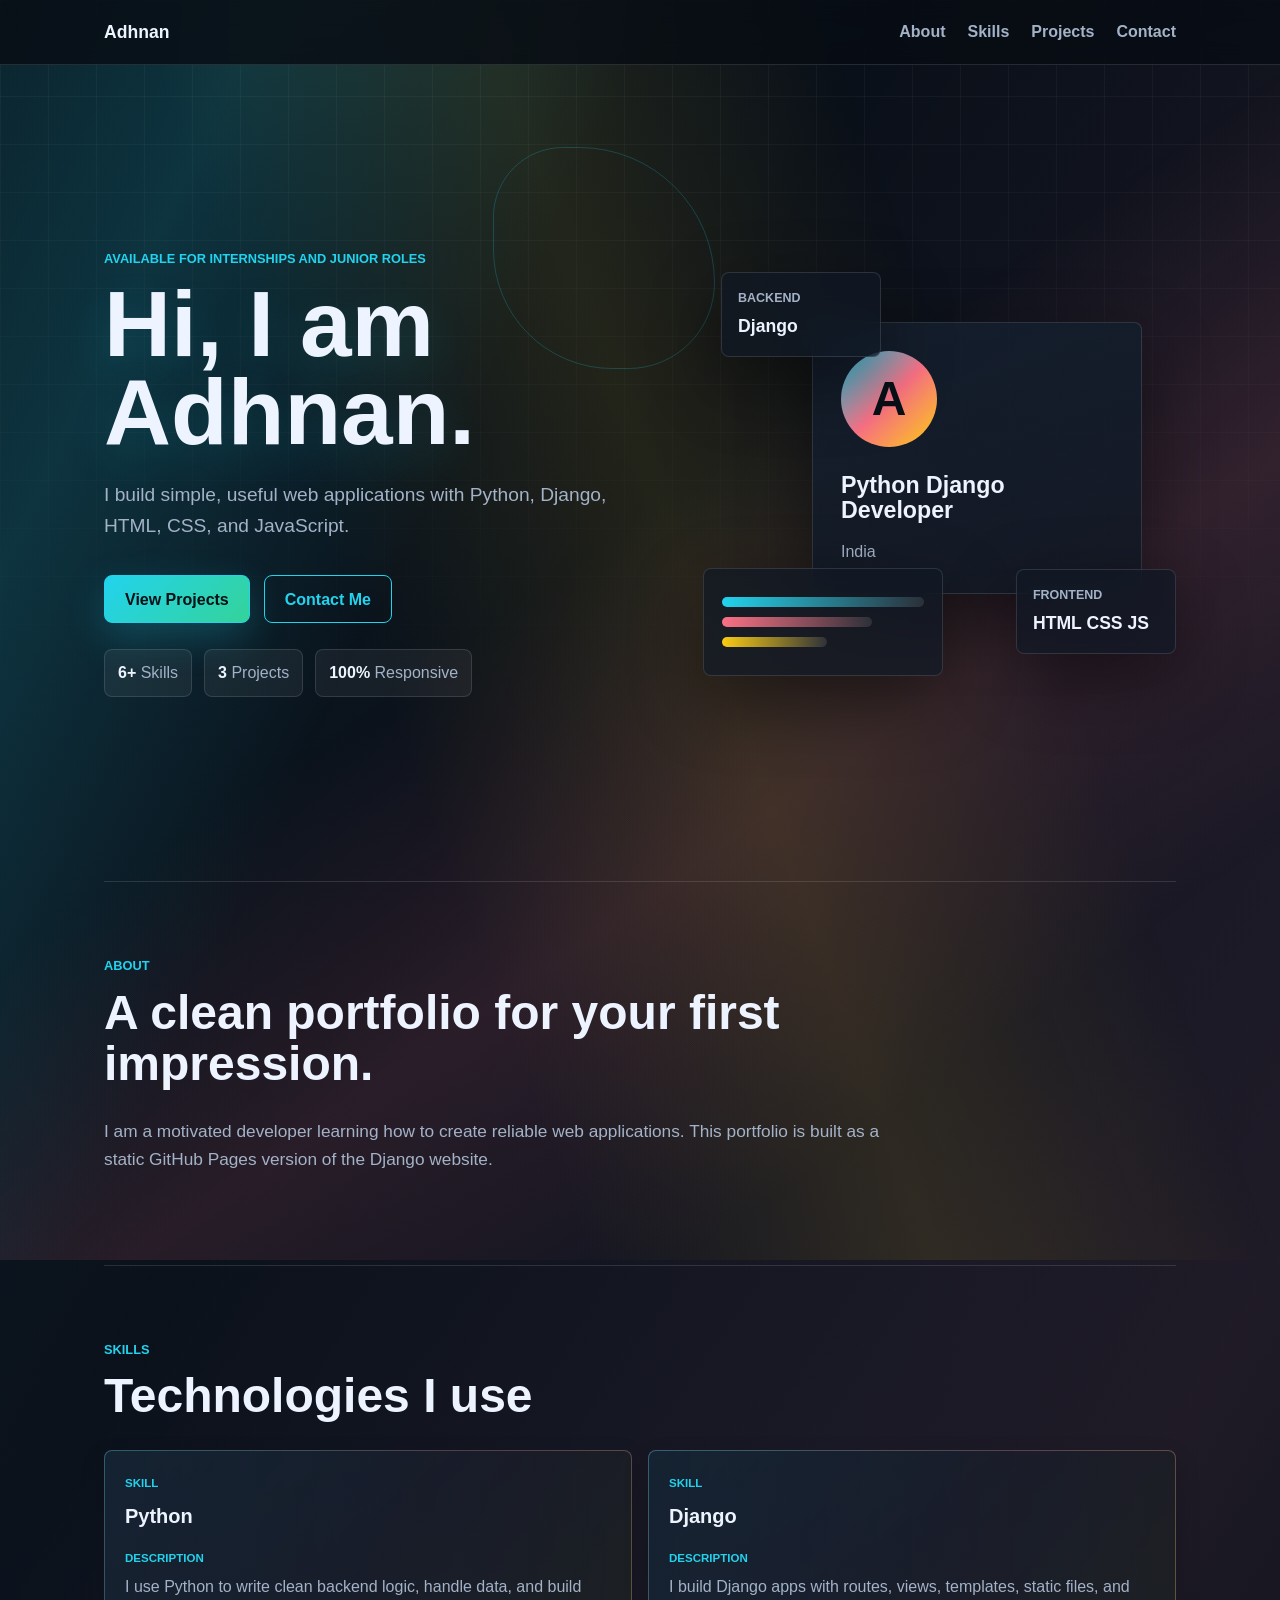
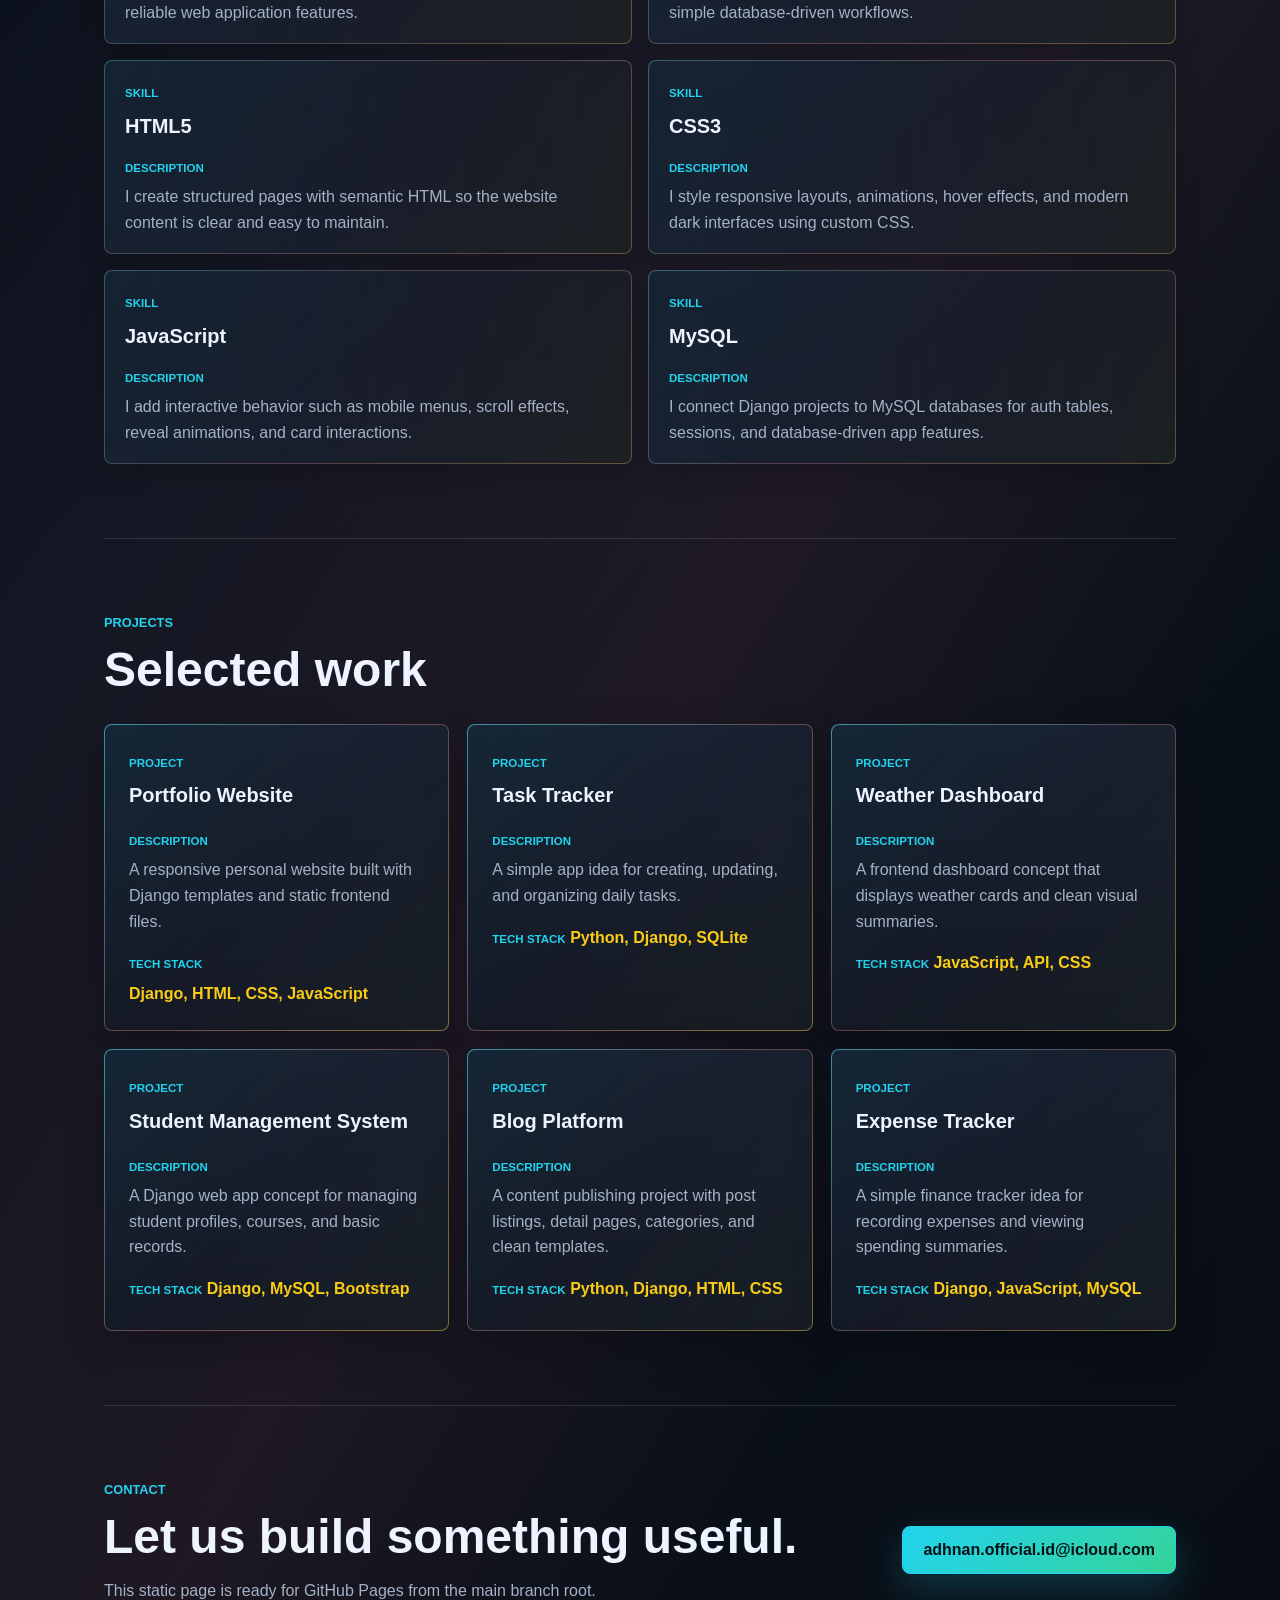
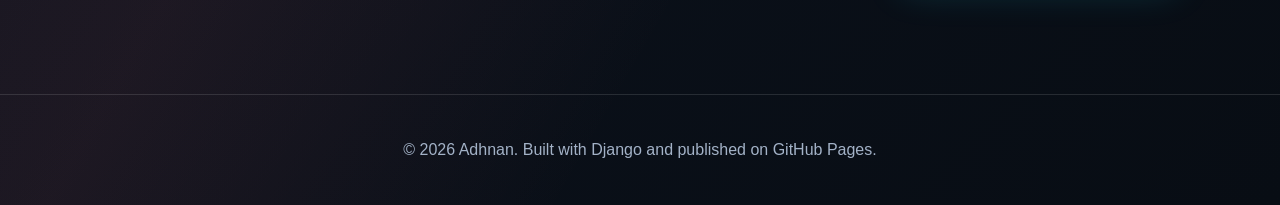
<file: index.html>
<!DOCTYPE html>
<html lang="en">
<head>
    <meta charset="UTF-8">
    <meta name="viewport" content="width=device-width, initial-scale=1.0">
    <title>Adhnan | Portfolio</title>
    <link rel="stylesheet" href="static/css/style.css">
</head>
<body>
    <div class="animated-bg" aria-hidden="true"></div>
    <header class="site-header">
        <nav class="nav">
            <a class="brand" href="#home">Adhnan</a>
            <button class="menu-button" type="button" aria-label="Toggle menu">
                <span></span>
                <span></span>
                <span></span>
            </button>
            <div class="nav-links">
                <a href="#about">About</a>
                <a href="#skills">Skills</a>
                <a href="#projects">Projects</a>
                <a href="#contact">Contact</a>
            </div>
        </nav>
    </header>

    <main>
        <section class="hero" id="home">
            <div class="hero-content reveal">
                <p class="eyebrow">Available for internships and junior roles</p>
                <h1>Hi, I am Adhnan.</h1>
                <p class="hero-text">
                    I build simple, useful web applications with Python, Django,
                    HTML, CSS, and JavaScript.
                </p>
                <div class="hero-actions">
                    <a class="button primary" href="#projects">View Projects</a>
                    <a class="button secondary" href="#contact">Contact Me</a>
                </div>
                <div class="hero-stats" aria-label="Portfolio highlights">
                    <span><strong>6+</strong> Skills</span>
                    <span><strong>3</strong> Projects</span>
                    <span><strong>100%</strong> Responsive</span>
                </div>
            </div>
            <div class="hero-visual reveal" aria-label="Profile summary">
                <div class="profile-panel tilt-card">
                    <div class="avatar">A</div>
                    <h2>Python Django Developer</h2>
                    <p>India</p>
                </div>
                <div class="floating-card card-one">
                    <span class="card-label">Backend</span>
                    <strong>Django</strong>
                </div>
                <div class="floating-card card-two">
                    <span class="card-label">Frontend</span>
                    <strong>HTML CSS JS</strong>
                </div>
                <div class="code-window" aria-hidden="true">
                    <span></span>
                    <span></span>
                    <span></span>
                </div>
            </div>
        </section>

        <section class="section reveal" id="about">
            <div class="section-heading">
                <p class="eyebrow">About</p>
                <h2>A clean portfolio for your first impression.</h2>
            </div>
            <p class="about-text">
                I am a motivated developer learning how to create reliable web
                applications. This portfolio is built as a static GitHub Pages
                version of the Django website.
            </p>
        </section>

        <section class="section reveal" id="skills">
            <div class="section-heading">
                <p class="eyebrow">Skills</p>
                <h2>Technologies I use</h2>
            </div>
            <div class="skill-list">
                <article class="skill-card reveal-item">
                    <span class="box-label">Skill</span>
                    <h3>Python</h3>
                    <span class="box-label">Description</span>
                    <p>I use Python to write clean backend logic, handle data, and build reliable web application features.</p>
                </article>
                <article class="skill-card reveal-item">
                    <span class="box-label">Skill</span>
                    <h3>Django</h3>
                    <span class="box-label">Description</span>
                    <p>I build Django apps with routes, views, templates, static files, and simple database-driven workflows.</p>
                </article>
                <article class="skill-card reveal-item">
                    <span class="box-label">Skill</span>
                    <h3>HTML5</h3>
                    <span class="box-label">Description</span>
                    <p>I create structured pages with semantic HTML so the website content is clear and easy to maintain.</p>
                </article>
                <article class="skill-card reveal-item">
                    <span class="box-label">Skill</span>
                    <h3>CSS3</h3>
                    <span class="box-label">Description</span>
                    <p>I style responsive layouts, animations, hover effects, and modern dark interfaces using custom CSS.</p>
                </article>
                <article class="skill-card reveal-item">
                    <span class="box-label">Skill</span>
                    <h3>JavaScript</h3>
                    <span class="box-label">Description</span>
                    <p>I add interactive behavior such as mobile menus, scroll effects, reveal animations, and card interactions.</p>
                </article>
                <article class="skill-card reveal-item">
                    <span class="box-label">Skill</span>
                    <h3>MySQL</h3>
                    <span class="box-label">Description</span>
                    <p>I connect Django projects to MySQL databases for auth tables, sessions, and database-driven app features.</p>
                </article>
            </div>
        </section>

        <section class="section reveal" id="projects">
            <div class="section-heading">
                <p class="eyebrow">Projects</p>
                <h2>Selected work</h2>
            </div>
            <div class="project-grid">
                <article class="project-card reveal-item tilt-card">
                    <span class="box-label">Project</span>
                    <h3>Portfolio Website</h3>
                    <span class="box-label">Description</span>
                    <p>A responsive personal website built with Django templates and static frontend files.</p>
                    <span class="box-label">Tech Stack</span>
                    <strong class="tech-stack">Django, HTML, CSS, JavaScript</strong>
                </article>
                <article class="project-card reveal-item tilt-card">
                    <span class="box-label">Project</span>
                    <h3>Task Tracker</h3>
                    <span class="box-label">Description</span>
                    <p>A simple app idea for creating, updating, and organizing daily tasks.</p>
                    <span class="box-label">Tech Stack</span>
                    <strong class="tech-stack">Python, Django, SQLite</strong>
                </article>
                <article class="project-card reveal-item tilt-card">
                    <span class="box-label">Project</span>
                    <h3>Weather Dashboard</h3>
                    <span class="box-label">Description</span>
                    <p>A frontend dashboard concept that displays weather cards and clean visual summaries.</p>
                    <span class="box-label">Tech Stack</span>
                    <strong class="tech-stack">JavaScript, API, CSS</strong>
                </article>
                <article class="project-card reveal-item tilt-card">
                    <span class="box-label">Project</span>
                    <h3>Student Management System</h3>
                    <span class="box-label">Description</span>
                    <p>A Django web app concept for managing student profiles, courses, and basic records.</p>
                    <span class="box-label">Tech Stack</span>
                    <strong class="tech-stack">Django, MySQL, Bootstrap</strong>
                </article>
                <article class="project-card reveal-item tilt-card">
                    <span class="box-label">Project</span>
                    <h3>Blog Platform</h3>
                    <span class="box-label">Description</span>
                    <p>A content publishing project with post listings, detail pages, categories, and clean templates.</p>
                    <span class="box-label">Tech Stack</span>
                    <strong class="tech-stack">Python, Django, HTML, CSS</strong>
                </article>
                <article class="project-card reveal-item tilt-card">
                    <span class="box-label">Project</span>
                    <h3>Expense Tracker</h3>
                    <span class="box-label">Description</span>
                    <p>A simple finance tracker idea for recording expenses and viewing spending summaries.</p>
                    <span class="box-label">Tech Stack</span>
                    <strong class="tech-stack">Django, JavaScript, MySQL</strong>
                </article>
            </div>
        </section>

        <section class="section contact-section reveal" id="contact">
            <div>
                <p class="eyebrow">Contact</p>
                <h2>Let us build something useful.</h2>
                <p>This static page is ready for GitHub Pages from the main branch root.</p>
            </div>
            <a class="button primary" href="mailto:adhnan.official.id@icloud.com">adhnan.official.id@icloud.com</a>
        </section>
    </main>

    <footer class="footer">
        <p>&copy; 2026 Adhnan. Built with Django and published on GitHub Pages.</p>
    </footer>

    <script src="static/js/script.js"></script>
</body>
</html>
</file>
<file: static/css/style.css>
:root {
    --background: #080d14;
    --surface: #101824;
    --surface-strong: #151f2e;
    --ink: #edf4ff;
    --muted: #a3b2c7;
    --accent: #22d3ee;
    --accent-dark: #06b6d4;
    --pink: #fb7185;
    --gold: #facc15;
    --green: #34d399;
    --line: rgba(255, 255, 255, 0.12);
    --shadow: 0 24px 70px rgba(0, 0, 0, 0.42);
}

* {
    box-sizing: border-box;
}

html {
    scroll-behavior: smooth;
}

body {
    margin: 0;
    background:
        linear-gradient(120deg, rgba(34, 211, 238, 0.08), transparent 28%, rgba(251, 113, 133, 0.08) 62%, transparent 78%),
        linear-gradient(135deg, #080d14 0%, #0d1420 48%, #080d14 100%);
    color: var(--ink);
    font-family: Arial, Helvetica, sans-serif;
    line-height: 1.6;
    overflow-x: hidden;
}

body::before {
    position: fixed;
    inset: 0;
    z-index: -2;
    background-image:
        linear-gradient(rgba(255, 255, 255, 0.045) 1px, transparent 1px),
        linear-gradient(90deg, rgba(255, 255, 255, 0.045) 1px, transparent 1px);
    background-size: 48px 48px;
    content: "";
    mask-image: linear-gradient(to bottom, black, transparent 86%);
}

.animated-bg {
    position: fixed;
    inset: -40%;
    z-index: -3;
    background:
        linear-gradient(115deg, transparent 18%, rgba(34, 211, 238, 0.15), transparent 44%),
        linear-gradient(70deg, transparent 38%, rgba(250, 204, 21, 0.1), transparent 62%),
        linear-gradient(145deg, transparent 52%, rgba(251, 113, 133, 0.12), transparent 76%);
    animation: backgroundFlow 14s ease-in-out infinite alternate;
}

a {
    color: inherit;
    text-decoration: none;
}

.site-header {
    position: sticky;
    top: 0;
    z-index: 10;
    border-bottom: 1px solid var(--line);
    background: rgba(8, 13, 20, 0.82);
    backdrop-filter: blur(12px);
}

.nav {
    display: flex;
    align-items: center;
    justify-content: space-between;
    max-width: 1120px;
    margin: 0 auto;
    padding: 18px 24px;
}

.brand {
    font-size: 1.1rem;
    font-weight: 800;
    color: var(--ink);
}

.nav-links {
    display: flex;
    gap: 22px;
    color: var(--muted);
    font-weight: 700;
}

.nav-links a:hover {
    color: var(--accent);
}

.nav-links a,
.logout-form button {
    position: relative;
}

.nav-links a::after,
.logout-form button::after {
    position: absolute;
    right: 0;
    bottom: -7px;
    left: 0;
    height: 2px;
    background: linear-gradient(90deg, var(--accent), var(--pink));
    content: "";
    transform: scaleX(0);
    transform-origin: left;
    transition: transform 220ms ease;
}

.nav-links a:hover::after,
.logout-form button:hover::after {
    transform: scaleX(1);
}

.logout-form {
    margin: 0;
}

.logout-form button {
    border: 0;
    padding: 0;
    background: transparent;
    color: var(--muted);
    cursor: pointer;
    font: inherit;
    font-weight: 700;
}

.logout-form button:hover {
    color: var(--accent);
}

.menu-button {
    display: none;
    width: 42px;
    height: 42px;
    border: 1px solid var(--line);
    border-radius: 8px;
    background: rgba(255, 255, 255, 0.06);
    cursor: pointer;
}

.menu-button span {
    display: block;
    width: 18px;
    height: 2px;
    margin: 4px auto;
    background: var(--ink);
}

main {
    max-width: 1120px;
    margin: 0 auto;
    padding: 0 24px;
}

.hero {
    display: grid;
    grid-template-columns: minmax(0, 1.08fr) minmax(320px, 0.92fr);
    align-items: center;
    min-height: calc(100vh - 84px);
    gap: 44px;
    padding: 72px 0;
    position: relative;
}

.hero::before {
    position: absolute;
    inset: 10% 43% auto auto;
    width: 220px;
    height: 220px;
    border: 1px solid rgba(34, 211, 238, 0.22);
    border-radius: 34% 66% 42% 58%;
    content: "";
    animation: float 7s ease-in-out infinite;
    pointer-events: none;
}

.eyebrow {
    margin: 0 0 10px;
    color: var(--accent);
    font-size: 0.8rem;
    font-weight: 800;
    letter-spacing: 0;
    text-transform: uppercase;
}

h1,
h2,
h3,
p {
    overflow-wrap: anywhere;
}

h1 {
    max-width: 780px;
    margin: 0;
    font-size: clamp(2.6rem, 8vw, 5.8rem);
    line-height: 0.95;
    text-shadow: 0 16px 48px rgba(34, 211, 238, 0.16);
    animation: titleEnter 900ms cubic-bezier(0.16, 1, 0.3, 1) both;
}

h2 {
    margin: 0;
    font-size: clamp(1.8rem, 4vw, 3rem);
    line-height: 1.08;
}

h3 {
    margin: 0 0 16px;
    font-size: 1.25rem;
}

.hero-text {
    max-width: 620px;
    margin: 24px 0 0;
    color: var(--muted);
    font-size: 1.2rem;
}

.hero-actions {
    display: flex;
    flex-wrap: wrap;
    gap: 14px;
    margin-top: 34px;
}

.hero-stats {
    display: flex;
    flex-wrap: wrap;
    gap: 12px;
    margin-top: 26px;
}

.hero-stats span {
    padding: 10px 13px;
    border: 1px solid var(--line);
    border-radius: 8px;
    background: rgba(255, 255, 255, 0.055);
    color: var(--muted);
}

.hero-stats strong {
    color: var(--ink);
}

.message-list {
    display: grid;
    gap: 10px;
    max-width: 520px;
    margin-top: 22px;
}

.message {
    margin: 0;
    padding: 12px 14px;
    border: 1px solid rgba(52, 211, 153, 0.42);
    border-radius: 8px;
    background: rgba(52, 211, 153, 0.1);
    color: var(--ink);
}

.button {
    display: inline-flex;
    align-items: center;
    justify-content: center;
    min-height: 48px;
    padding: 0 20px;
    border: 1px solid var(--accent);
    border-radius: 8px;
    font-weight: 800;
    transition: transform 180ms ease, border-color 180ms ease, background 180ms ease, box-shadow 180ms ease;
    position: relative;
    overflow: hidden;
}

.button::before {
    position: absolute;
    inset: 0;
    background: linear-gradient(110deg, transparent, rgba(255, 255, 255, 0.22), transparent);
    content: "";
    transform: translateX(-120%);
    transition: transform 480ms ease;
}

.button:hover::before {
    transform: translateX(120%);
}

.button.primary {
    background: linear-gradient(135deg, var(--accent), var(--green));
    color: #061015;
    box-shadow: 0 14px 38px rgba(34, 211, 238, 0.22);
}

.button.primary:hover {
    background: var(--accent-dark);
    transform: translateY(-2px);
}

.button.secondary {
    background: transparent;
    color: var(--accent);
}

.button.secondary:hover {
    border-color: var(--gold);
    color: var(--gold);
    transform: translateY(-2px);
}

.profile-panel {
    position: relative;
    overflow: hidden;
    padding: 28px;
    border: 1px solid var(--line);
    border-radius: 8px;
    background: linear-gradient(160deg, rgba(21, 31, 46, 0.94), rgba(16, 24, 36, 0.82));
    box-shadow: var(--shadow);
    animation: panelFloat 5.5s ease-in-out infinite;
    transform-style: preserve-3d;
}

.profile-panel::after {
    position: absolute;
    inset: 0;
    background: linear-gradient(120deg, transparent 0%, rgba(255, 255, 255, 0.08) 45%, transparent 70%);
    content: "";
    transform: translateX(-100%);
    animation: shine 5s ease-in-out infinite;
}

.avatar {
    display: grid;
    width: 96px;
    height: 96px;
    place-items: center;
    margin-bottom: 26px;
    border-radius: 50%;
    background: linear-gradient(135deg, var(--accent), var(--pink), var(--gold));
    color: #071018;
    font-size: 3rem;
    font-weight: 800;
}

.hero-visual {
    position: relative;
    min-height: 430px;
    perspective: 1000px;
}

.hero-visual .profile-panel {
    position: absolute;
    inset: 64px 34px auto auto;
    width: min(330px, 90%);
}

.floating-card,
.code-window {
    position: absolute;
    border: 1px solid var(--line);
    border-radius: 8px;
    background: rgba(16, 24, 36, 0.72);
    box-shadow: var(--shadow);
    backdrop-filter: blur(16px);
}

.floating-card {
    display: grid;
    gap: 3px;
    min-width: 160px;
    padding: 16px;
    animation: floatCard 6s ease-in-out infinite;
}

.card-one {
    top: 14px;
    left: 18px;
}

.card-two {
    right: 0;
    bottom: 34px;
    animation-delay: -2s;
}

.card-label {
    color: var(--muted);
    font-size: 0.78rem;
    font-weight: 800;
    text-transform: uppercase;
}

.floating-card strong {
    color: var(--ink);
    font-size: 1.1rem;
}

.code-window {
    bottom: 12px;
    left: 0;
    width: 240px;
    padding: 18px;
    animation: floatCard 7s ease-in-out infinite reverse;
}

.code-window span {
    display: block;
    height: 10px;
    margin: 10px 0;
    border-radius: 999px;
    background: linear-gradient(90deg, var(--accent), rgba(255, 255, 255, 0.1));
}

.code-window span:nth-child(2) {
    width: 74%;
    background: linear-gradient(90deg, var(--pink), rgba(255, 255, 255, 0.1));
}

.code-window span:nth-child(3) {
    width: 52%;
    background: linear-gradient(90deg, var(--gold), rgba(255, 255, 255, 0.1));
}

.profile-panel h2 {
    font-size: 1.45rem;
}

.profile-panel p {
    margin-bottom: 0;
    color: var(--muted);
}

.section {
    padding: 74px 0;
    border-top: 1px solid var(--line);
}

.section-heading {
    max-width: 720px;
    margin-bottom: 28px;
}

.about-text {
    max-width: 820px;
    color: var(--muted);
    font-size: 1.08rem;
}

.skill-list {
    display: grid;
    grid-template-columns: repeat(2, minmax(0, 1fr));
    gap: 16px;
}

.skill-card {
    min-height: 138px;
    padding: 18px 20px;
    border: 1px solid var(--line);
    border-radius: 8px;
    background:
        linear-gradient(90deg, rgba(21, 31, 46, 0.9), rgba(16, 24, 36, 0.78)) padding-box,
        linear-gradient(135deg, rgba(34, 211, 238, 0.28), rgba(251, 113, 133, 0.16), rgba(250, 204, 21, 0.22)) border-box;
    color: var(--ink);
    box-shadow: 0 10px 26px rgba(0, 0, 0, 0.16);
    transition: transform 180ms ease, border-color 180ms ease, box-shadow 180ms ease, background 180ms ease;
}

.skill-card:hover {
    border-color: rgba(34, 211, 238, 0.72);
    box-shadow: 0 18px 42px rgba(0, 0, 0, 0.26);
    transform: scale(1.025);
}

.skill-card h3 {
    margin-bottom: 12px;
    color: var(--ink);
}

.skill-card p {
    margin: 0;
    color: var(--muted);
}

.box-label {
    display: inline-flex;
    margin-bottom: 7px;
    color: var(--accent);
    font-size: 0.72rem;
    font-weight: 800;
    letter-spacing: 0;
    text-transform: uppercase;
}

.project-grid {
    display: grid;
    grid-template-columns: repeat(3, minmax(0, 1fr));
    gap: 18px;
}

.project-card {
    min-height: 230px;
    padding: 24px;
    border: 1px solid var(--line);
    border-radius: 8px;
    background:
        linear-gradient(180deg, rgba(21, 31, 46, 0.92), rgba(16, 24, 36, 0.92)) padding-box,
        linear-gradient(135deg, rgba(34, 211, 238, 0.58), rgba(251, 113, 133, 0.24), rgba(250, 204, 21, 0.42)) border-box;
    box-shadow: 0 16px 42px rgba(0, 0, 0, 0.22);
    transition: transform 200ms ease, border-color 200ms ease, box-shadow 200ms ease, background 200ms ease;
    transform-style: preserve-3d;
}

.project-card:hover {
    border-color: rgba(45, 212, 191, 0.72);
    box-shadow: 0 22px 56px rgba(0, 0, 0, 0.36);
    transform: translateY(-8px) rotateX(2deg);
}

.project-card p {
    margin-top: 0;
    margin-bottom: 16px;
    color: var(--muted);
}

.tech-stack {
    display: inline-block;
    color: var(--gold);
    font-weight: 800;
}

.contact-section {
    display: flex;
    align-items: center;
    justify-content: space-between;
    gap: 28px;
}

.contact-section p:not(.eyebrow) {
    color: var(--muted);
}

.footer {
    border-top: 1px solid var(--line);
    padding: 26px 24px;
    color: var(--muted);
    text-align: center;
}

.auth-page {
    min-height: 100vh;
}

.auth-shell {
    display: grid;
    min-height: 100vh;
    place-items: center;
    padding: 32px 18px;
}

.auth-panel {
    width: min(100%, 440px);
    padding: 30px;
    border: 1px solid var(--line);
    border-radius: 8px;
    background: linear-gradient(160deg, rgba(21, 31, 46, 0.94), rgba(16, 24, 36, 0.86));
    box-shadow: var(--shadow);
}

.auth-brand {
    display: inline-flex;
    margin-bottom: 28px;
    color: var(--ink);
    font-weight: 800;
}

.auth-panel h1 {
    margin-bottom: 24px;
    font-size: clamp(2.2rem, 8vw, 3.6rem);
}

.auth-form {
    display: grid;
    gap: 12px;
}

.auth-form label {
    color: var(--muted);
    font-weight: 800;
}

.auth-form input {
    width: 100%;
    min-height: 48px;
    border: 1px solid var(--line);
    border-radius: 8px;
    padding: 0 14px;
    background: rgba(255, 255, 255, 0.07);
    color: var(--ink);
    font: inherit;
    outline: none;
}

.auth-form input:focus {
    border-color: var(--accent);
    box-shadow: 0 0 0 3px rgba(34, 211, 238, 0.14);
}

.auth-form .button {
    width: 100%;
    margin-top: 10px;
    cursor: pointer;
}

.form-errors {
    border: 1px solid rgba(251, 113, 133, 0.45);
    border-radius: 8px;
    padding: 10px 12px;
    background: rgba(251, 113, 133, 0.1);
    color: #fecdd3;
    font-size: 0.92rem;
}

.form-errors ul {
    margin: 0;
    padding-left: 18px;
}

.auth-switch {
    margin: 18px 0 0;
    color: var(--muted);
    text-align: center;
}

.auth-switch a {
    color: var(--accent);
    font-weight: 800;
}

.reveal,
.reveal-item {
    opacity: 0;
    transform: translateY(28px) scale(0.98);
    transition: opacity 700ms cubic-bezier(0.16, 1, 0.3, 1), transform 700ms cubic-bezier(0.16, 1, 0.3, 1);
}

.reveal.visible,
.reveal-item.visible {
    opacity: 1;
    transform: translateY(0) scale(1);
}

@keyframes backgroundFlow {
    0% {
        transform: translate3d(-3%, -2%, 0) rotate(0deg);
    }

    100% {
        transform: translate3d(3%, 2%, 0) rotate(8deg);
    }
}

@keyframes titleEnter {
    0% {
        opacity: 0;
        transform: translateY(24px) scale(0.96);
    }

    100% {
        opacity: 1;
        transform: translateY(0) scale(1);
    }
}

@keyframes float {
    0%,
    100% {
        transform: translateY(0);
    }

    50% {
        transform: translateY(18px);
    }
}

@keyframes panelFloat {
    0%,
    100% {
        transform: translateY(0);
    }

    50% {
        transform: translateY(-10px);
    }
}

@keyframes floatCard {
    0%,
    100% {
        transform: translate3d(0, 0, 0) rotate(0deg);
    }

    50% {
        transform: translate3d(0, -14px, 0) rotate(1.5deg);
    }
}

@keyframes shine {
    0%,
    45% {
        transform: translateX(-100%);
    }

    70%,
    100% {
        transform: translateX(100%);
    }
}

@media (max-width: 820px) {
    .menu-button {
        display: block;
    }

    .nav {
        flex-wrap: wrap;
    }

    .nav-links {
        display: none;
        width: 100%;
        flex-direction: column;
        gap: 12px;
        padding-top: 16px;
    }

    .nav-links.open {
        display: flex;
    }

    .hero {
        grid-template-columns: 1fr;
        min-height: auto;
        padding: 52px 0;
    }

    .hero::before {
        display: none;
    }

    .hero-visual {
        min-height: 520px;
    }

    .hero-visual .profile-panel {
        inset: 80px auto auto 50%;
        transform: translateX(-50%);
    }

    .card-one {
        left: 0;
    }

    .card-two {
        right: 0;
        bottom: 18px;
    }

    .code-window {
        bottom: 86px;
    }

    .project-grid {
        grid-template-columns: 1fr;
    }

    .skill-list {
        grid-template-columns: 1fr;
    }

    .contact-section {
        align-items: flex-start;
        flex-direction: column;
    }
}
</file>
